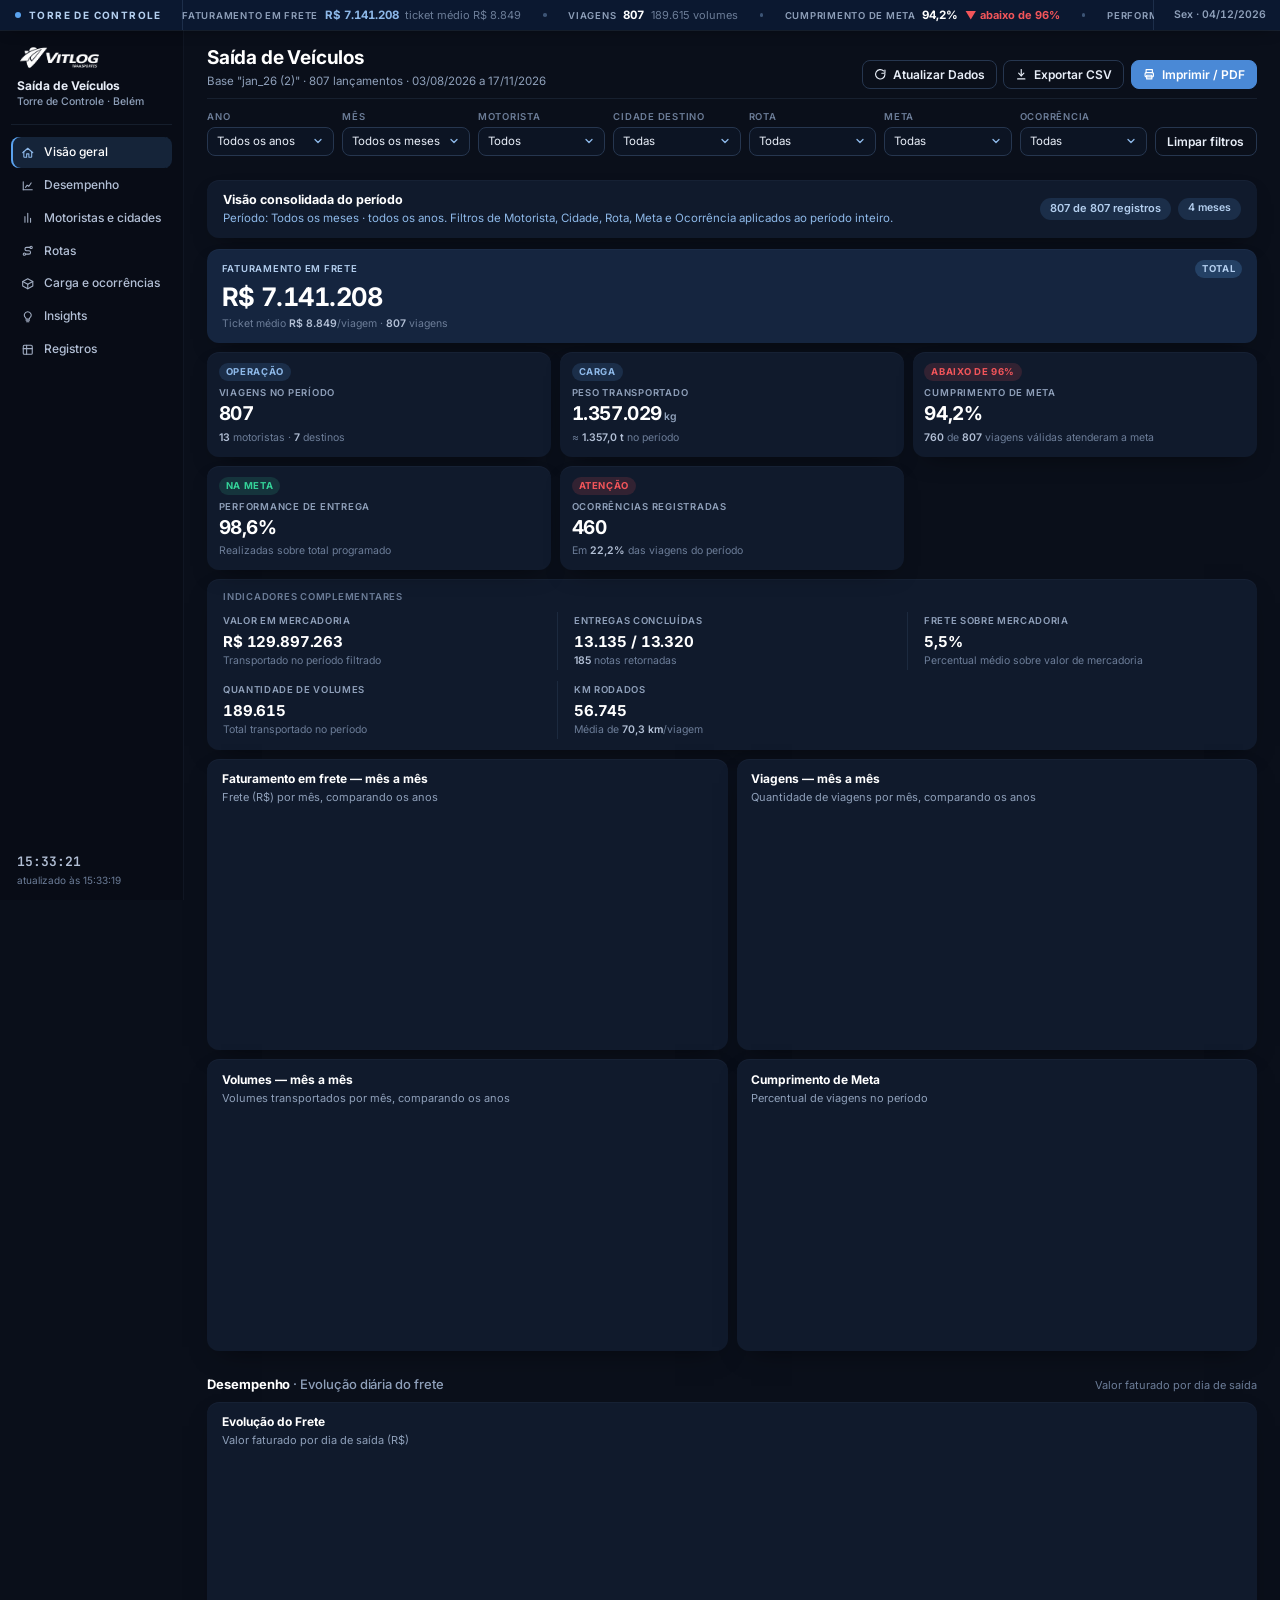
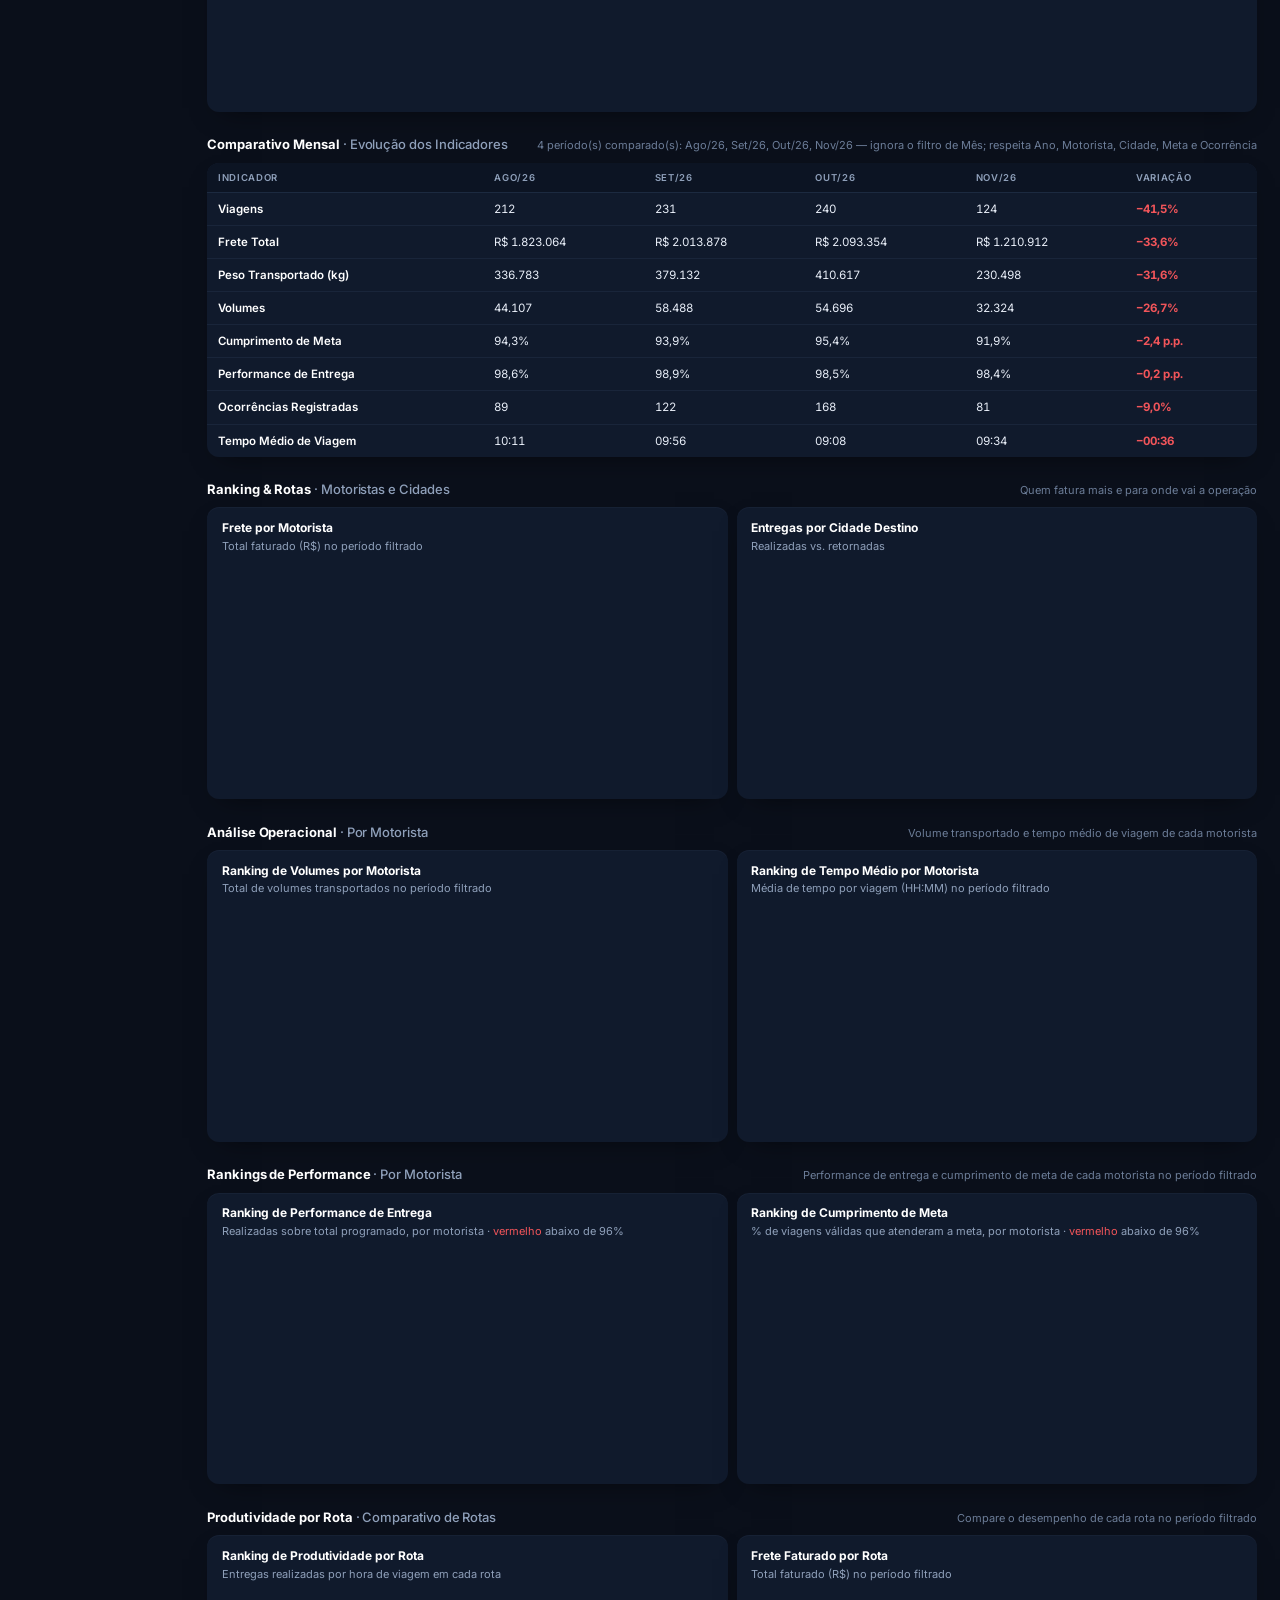
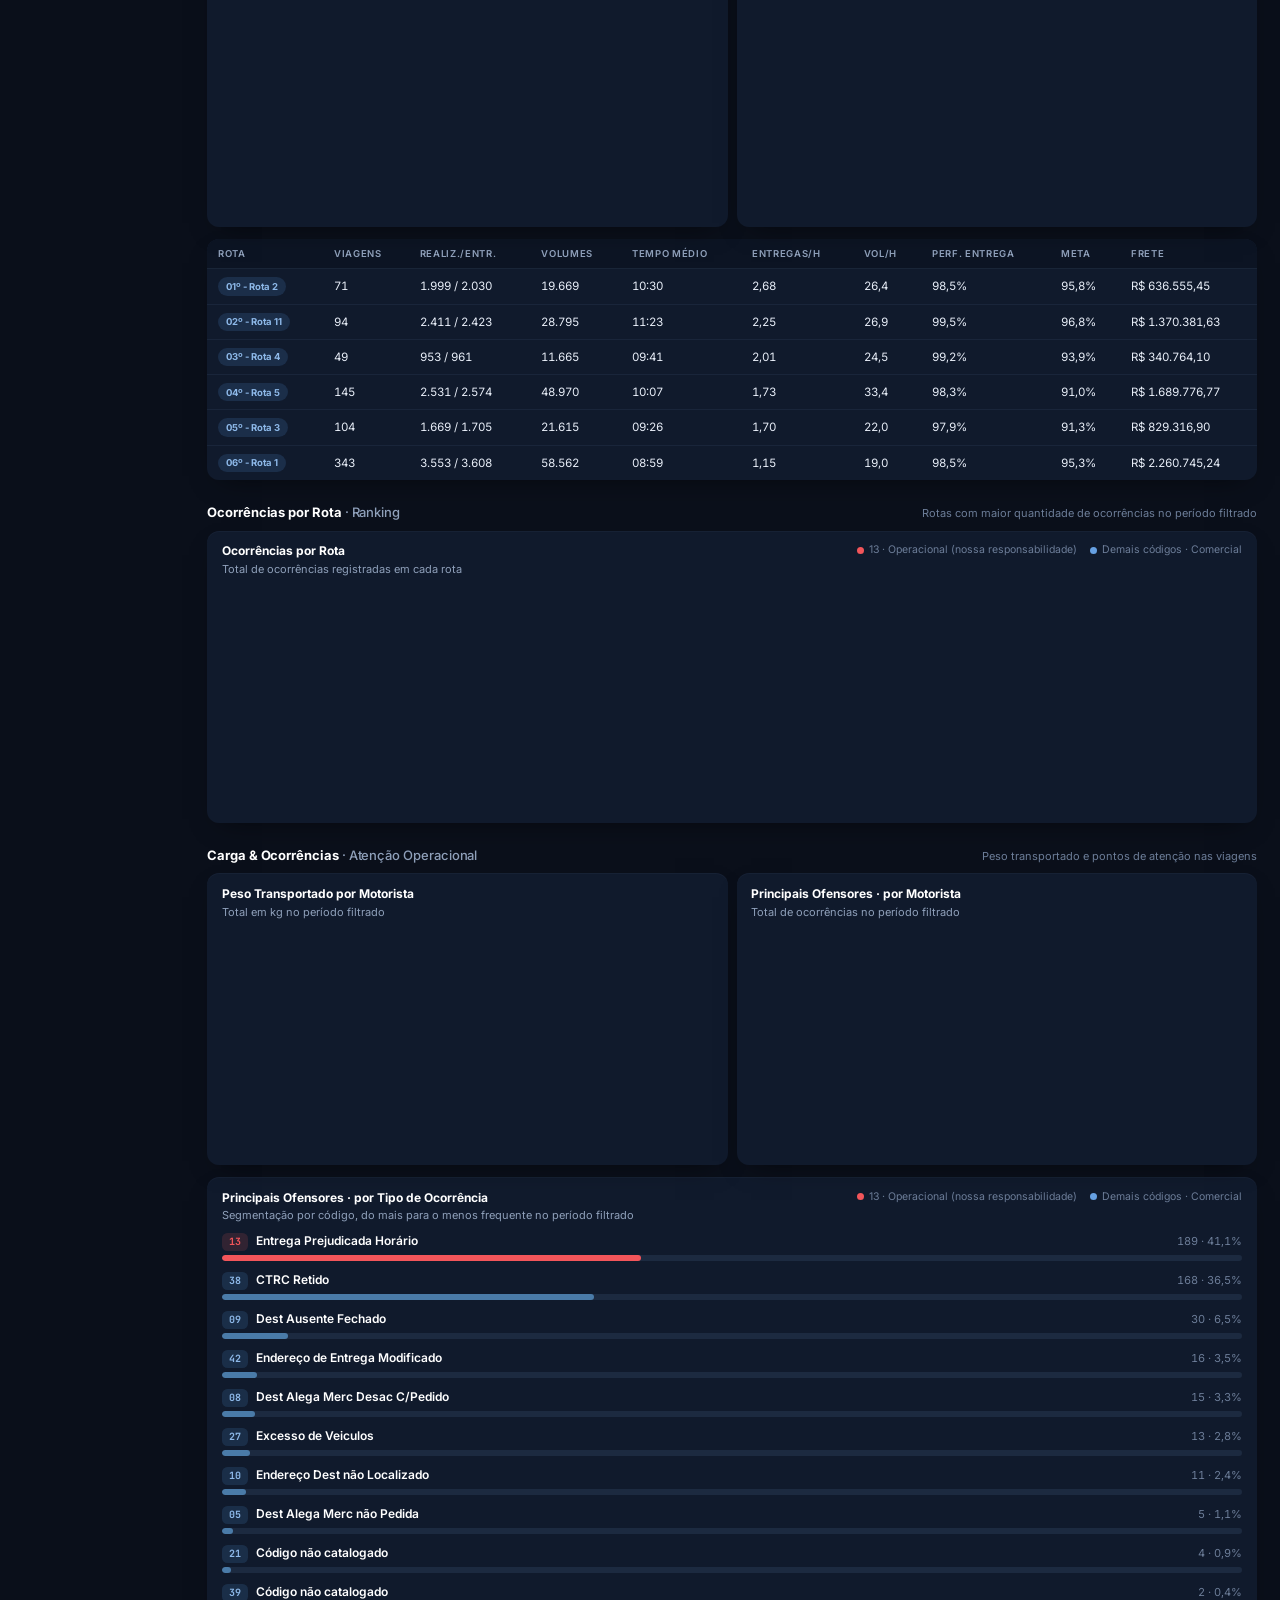
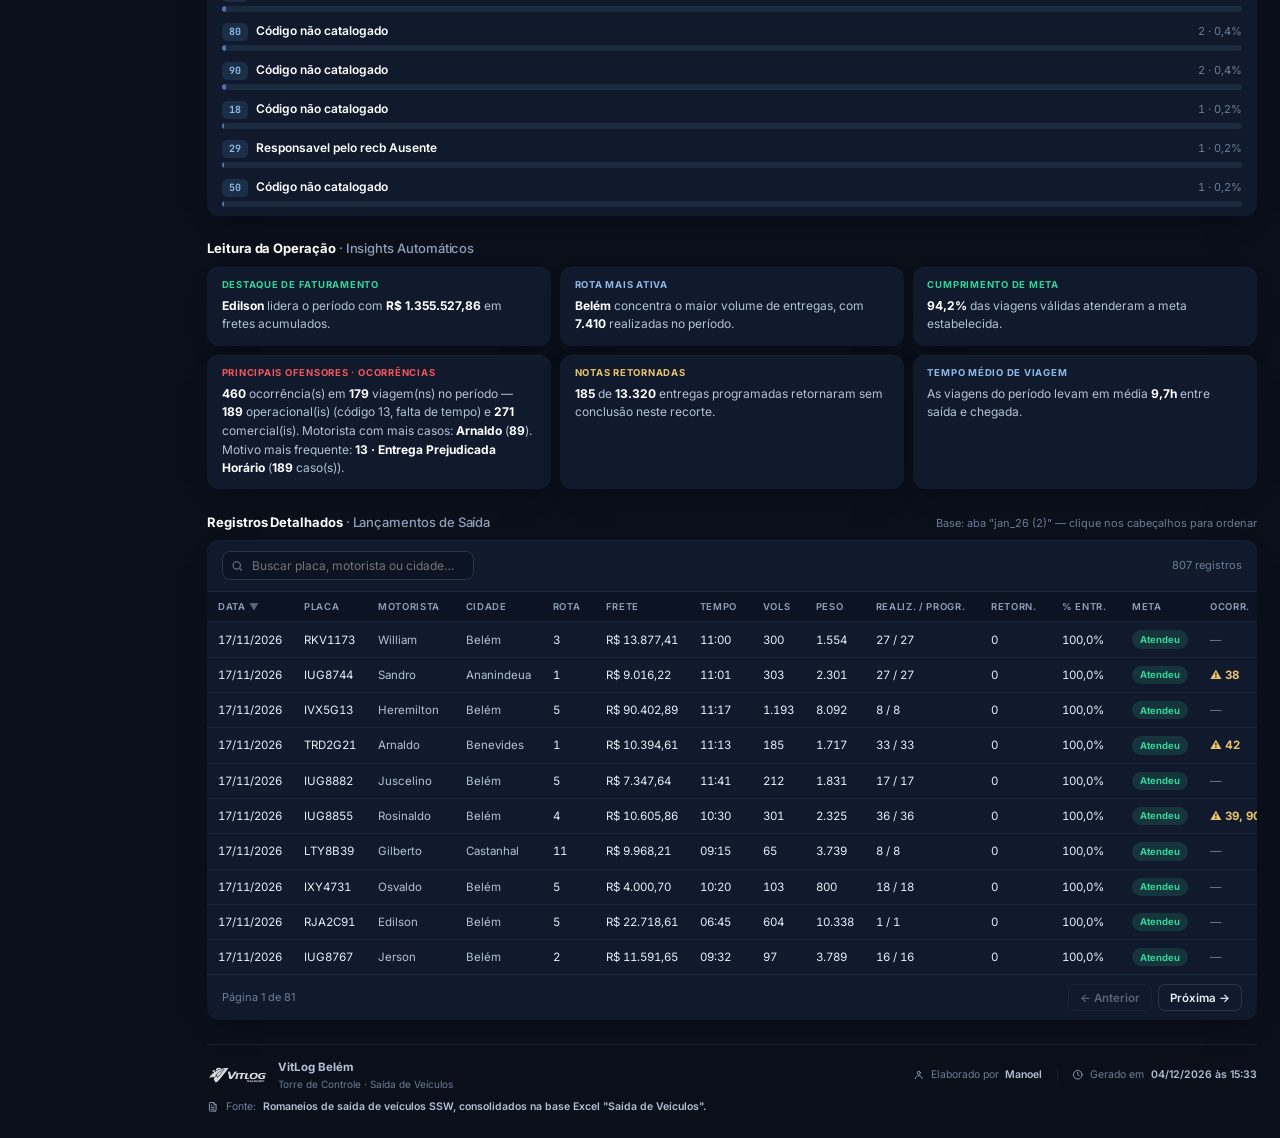
<file: index.html>
<!DOCTYPE html>
<html lang="pt-BR">
<head>
<meta charset="UTF-8" />
<meta name="viewport" content="width=device-width, initial-scale=1.0" />
<title>Torre de Controle · Saída de Veículos · VitLog Belém</title>
<meta name="description" content="Painel de indicadores operacionais e financeiros da frota VitLog Belém: faturamento, cumprimento de meta, entregas e ocorrências, com filtros por período, motorista e cidade.">
<meta name="color-scheme" content="dark">
<meta name="theme-color" content="#0A0F1A">
<link rel="icon" type="image/png" href="assets/logo.png">
<!--
  Fontes web (Google Fonts): usadas quando há internet disponível, com
  degradação automática para a pilha de fontes do sistema (ver --font-*
  em css/styles.css) quando o computador estiver offline — o painel
  continua 100% funcional sem rede, como descrito no README.
-->
<link rel="preconnect" href="https://fonts.googleapis.com">
<link rel="preconnect" href="https://fonts.gstatic.com" crossorigin>
<link href="https://fonts.googleapis.com/css2?family=Oswald:wght@500;600;700&family=Inter:wght@400;500;600;700;800&family=JetBrains+Mono:wght@400;500;600;700&display=swap" rel="stylesheet">
<link rel="stylesheet" href="css/styles.css">
<script src="js/vendor/chart.umd.js"></script>
</head>
<body>
<!-- Ticker informativo superior: preenchido dinamicamente por js/app.js (renderTicker) -->
<div class="ticker" id="ticker" role="region" aria-label="Resumo operacional em tempo real">
  <div class="ticker-label"><i class="ticker-dot" aria-hidden="true"></i><span>Torre de Controle</span></div>
  <div class="ticker-viewport" id="tickerViewport" tabindex="0" aria-live="off"><div class="ticker-track" id="tickerTrack"></div></div>
  <div class="ticker-meta" id="tickerDate"></div>
</div>

<div class="app-shell">

<aside class="sidebar" id="sidebar">
  <div class="sb-brand">
    <img id="brandLogo" src="assets/logo.png" alt="VitLog Logo">
    <div class="sb-title">Saída de Veículos<small>Torre de Controle · Belém</small></div>
  </div>
  <nav class="sb-nav" id="sbNav" aria-label="Seções do painel">
    <a href="#sec-visao" data-sec="sec-visao" class="active"><svg viewBox="0 0 24 24"><path d="M3 12 12 4l9 8"/><path d="M5 10v9a1 1 0 0 0 1 1h4v-6h4v6h4a1 1 0 0 0 1-1v-9"/></svg>Visão geral</a>
    <a href="#sec-desempenho" data-sec="sec-desempenho"><svg viewBox="0 0 24 24"><path d="M4 19V5"/><path d="M4 19h16"/><path d="m8 15 3-4 3 2 4-6"/></svg>Desempenho</a>
    <a href="#sec-rankings" data-sec="sec-rankings"><svg viewBox="0 0 24 24"><path d="M7 20V10M12 20V4M17 20v-7"/></svg>Motoristas e cidades</a>
    <a href="#sec-rotas" data-sec="sec-rotas"><svg viewBox="0 0 24 24"><circle cx="6" cy="18" r="2"/><circle cx="18" cy="6" r="2"/><path d="M8 18h6a3 3 0 0 0 0-6h-4a3 3 0 0 1 0-6h6"/></svg>Rotas</a>
    <a href="#sec-carga" data-sec="sec-carga"><svg viewBox="0 0 24 24"><path d="M21 8 12 3 3 8l9 5 9-5Z"/><path d="M3 8v8l9 5 9-5V8"/><path d="M12 13v8"/></svg>Carga e ocorrências</a>
    <a href="#sec-insights" data-sec="sec-insights"><svg viewBox="0 0 24 24"><path d="M9 18h6M10 21h4"/><path d="M12 3a6 6 0 0 0-4 10.5c.7.7 1 1.5 1 2.5h6c0-1 .3-1.8 1-2.5A6 6 0 0 0 12 3Z"/></svg>Insights</a>
    <a href="#sec-registros" data-sec="sec-registros"><svg viewBox="0 0 24 24"><rect x="4" y="4" width="16" height="16" rx="2"/><path d="M4 10h16M10 4v16"/></svg>Registros</a>
  </nav>
  <div class="sb-foot">
    <div class="clock-time" id="clockTime">--:--:--</div>
    <div class="clock-label" id="lastUpdate">última atualização</div>
  </div>
</aside>

<div class="app-main">

<header class="page-head">
  <div>
    <h1>Saída de Veículos</h1>
    <p id="periodSub">Carregando período de análise…</p>
  </div>
  <div class="ph-actions">
    <button id="refreshBtn" type="button" class="btn">
      <svg viewBox="0 0 24 24"><path d="M21 12a9 9 0 1 1-2.64-6.36"/><path d="M21 4v6h-6"/></svg>
      <span id="refreshLabel">Atualizar Dados</span>
    </button>
    <button id="exportBtn" type="button" class="btn" aria-label="Exportar registros filtrados em CSV">
      <svg viewBox="0 0 24 24"><path d="M12 3v12"/><path d="m7 10 5 5 5-5"/><path d="M5 21h14"/></svg>
      <span>Exportar CSV</span>
    </button>
    <button id="printBtn" type="button" class="btn btn-primary" aria-label="Imprimir ou salvar em PDF">
      <svg viewBox="0 0 24 24"><path d="M6 9V3h12v6"/><rect x="4" y="9" width="16" height="8" rx="2"/><path d="M7 14h10v7H7z"/></svg>
      <span>Imprimir / PDF</span>
    </button>
  </div>
</header>

<div class="filters-row">
  <div class="filter-field"><label for="fAno">Ano</label><select id="fAno"></select></div>
  <div class="filter-field"><label for="fMes">Mês</label><select id="fMes"></select></div>
  <div class="filter-field"><label for="fMotorista">Motorista</label><select id="fMotorista"><option value="all">Todos</option></select></div>
  <div class="filter-field"><label for="fCidade">Cidade destino</label><select id="fCidade"><option value="all">Todas</option></select></div>
  <div class="filter-field"><label for="fRota">Rota</label><select id="fRota"><option value="all">Todas</option></select></div>
  <div class="filter-field"><label for="fMeta">Meta</label>
    <select id="fMeta">
      <option value="all">Todas</option>
      <option value="Atendeu a Meta">Atendeu a meta</option>
      <option value="Não Atendeu a Meta">Não atendeu a meta</option>
    </select>
  </div>
  <div class="filter-field"><label for="fOcorrencia">Ocorrência</label><select id="fOcorrencia"></select></div>
  <div class="filters-end">
    <button id="clearFilters" type="button">Limpar filtros</button>
  </div>
</div>

<main>

  <section id="sec-visao" data-group="sec-visao">
    <div class="overview-panel">
      <div>
        <div class="ov-title">Visão consolidada do período</div>
        <div class="ov-desc" id="kpiSub"></div>
      </div>
      <div class="ov-pills">
        <span class="filter-count" id="filterCount">— registros</span>
        <span class="pill-soft" id="periodPill">—</span>
      </div>
    </div>
    <div class="kpi-grid" id="kpiGrid"></div>
    <div class="mini-strip-wrap">
      <div class="strip-title">Indicadores complementares</div>
      <div class="mini-strip" id="kpiExtra"></div>
    </div>

    <div class="charts-row">
      <div class="panel">
        <div class="panel-head"><div class="panel-title">Faturamento em frete — mês a mês<small>Frete (R$) por mês, comparando os anos</small></div></div>
        <div class="chart-box"><canvas id="chartFreteMensal"></canvas></div>
      </div>
      <div class="panel">
        <div class="panel-head"><div class="panel-title">Viagens — mês a mês<small>Quantidade de viagens por mês, comparando os anos</small></div></div>
        <div class="chart-box"><canvas id="chartViagensMensal"></canvas></div>
      </div>
    </div>
    <div class="charts-row">
      <div class="panel">
        <div class="panel-head"><div class="panel-title">Volumes — mês a mês<small>Volumes transportados por mês, comparando os anos</small></div></div>
        <div class="chart-box"><canvas id="chartVolumesMensal"></canvas></div>
      </div>
      <div class="panel">
        <div class="panel-head"><div class="panel-title">Cumprimento de Meta<small>Percentual de viagens no período</small></div></div>
        <div class="chart-box"><canvas id="chartMeta"></canvas></div>
      </div>
    </div>
  </section>

  <section id="sec-desempenho" data-group="sec-desempenho">
    <div class="section-head">
      <h2>Desempenho <span>· Evolução diária do frete</span></h2>
      <div class="section-sub">Valor faturado por dia de saída</div>
    </div>
    <div class="panel">
      <div class="panel-head"><div class="panel-title">Evolução do Frete<small>Valor faturado por dia de saída (R$)</small></div></div>
      <div class="chart-box tall"><canvas id="chartFrete"></canvas></div>
    </div>
  </section>

  <section id="sec-comparativo" data-group="sec-desempenho">
    <div class="section-head">
      <h2>Comparativo Mensal <span>· Evolução dos Indicadores</span></h2>
      <div class="section-sub" id="compareSub">Compara os meses disponíveis lado a lado — ignora o filtro de Mês; respeita Ano, Motorista, Cidade, Meta e Ocorrência</div>
    </div>
    <div class="table-panel">
      <div class="table-scroll">
        <table class="compare-table">
          <tbody id="compareBody"></tbody>
        </table>
      </div>
    </div>
  </section>

  <section id="sec-rankings" data-group="sec-rankings">
    <div class="section-head">
      <h2>Ranking &amp; Rotas <span>· Motoristas e Cidades</span></h2>
      <div class="section-sub">Quem fatura mais e para onde vai a operação</div>
    </div>
    <div class="charts-row equal">
      <div class="panel">
        <div class="panel-head">
          <div class="panel-title">Frete por Motorista<small>Total faturado (R$) no período filtrado</small></div>
        </div>
        <div class="chart-box"><canvas id="chartMotorista"></canvas></div>
      </div>
      <div class="panel">
        <div class="panel-head">
          <div class="panel-title">Entregas por Cidade Destino<small>Realizadas vs. retornadas</small></div>
        </div>
        <div class="chart-box"><canvas id="chartCidade"></canvas></div>
      </div>
    </div>
  </section>

  <section id="sec-operacional" data-group="sec-rankings">
    <div class="section-head">
      <h2>Análise Operacional <span>· Por Motorista</span></h2>
      <div class="section-sub">Volume transportado e tempo médio de viagem de cada motorista</div>
    </div>
    <div class="charts-row equal">
      <div class="panel">
        <div class="panel-head">
          <div class="panel-title">Ranking de Volumes por Motorista<small>Total de volumes transportados no período filtrado</small></div>
        </div>
        <div class="chart-box"><canvas id="chartVolumesMotorista"></canvas></div>
      </div>
      <div class="panel">
        <div class="panel-head">
          <div class="panel-title">Ranking de Tempo Médio por Motorista<small>Média de tempo por viagem (HH:MM) no período filtrado</small></div>
        </div>
        <div class="chart-box"><canvas id="chartTempoMedioMotorista"></canvas></div>
      </div>
    </div>
  </section>

  <section id="sec-performance" data-group="sec-rankings">
    <div class="section-head">
      <h2>Rankings de Performance <span>· Por Motorista</span></h2>
      <div class="section-sub">Performance de entrega e cumprimento de meta de cada motorista no período filtrado</div>
    </div>
    <div class="charts-row equal">
      <div class="panel">
        <div class="panel-head">
          <div class="panel-title">Ranking de Performance de Entrega<small>Realizadas sobre total programado, por motorista · <span style="color:var(--accent-danger)">vermelho</span> abaixo de 96%</small></div>
        </div>
        <div class="chart-box"><canvas id="chartPerformanceEntrega"></canvas></div>
      </div>
      <div class="panel">
        <div class="panel-head">
          <div class="panel-title">Ranking de Cumprimento de Meta<small>% de viagens válidas que atenderam a meta, por motorista · <span style="color:var(--accent-danger)">vermelho</span> abaixo de 96%</small></div>
        </div>
        <div class="chart-box"><canvas id="chartCumprimentoMeta"></canvas></div>
      </div>
    </div>
  </section>

  <section id="sec-rotas" data-group="sec-rotas">
    <div class="section-head">
      <h2>Produtividade por Rota <span>· Comparativo de Rotas</span></h2>
      <div class="section-sub" id="rotaSub">Compare o desempenho de cada rota no período filtrado</div>
    </div>
    <div class="charts-row equal">
      <div class="panel">
        <div class="panel-head">
          <div class="panel-title">Ranking de Produtividade por Rota<small>Entregas realizadas por hora de viagem em cada rota</small></div>
        </div>
        <div class="chart-box"><canvas id="chartProdutividadeRota"></canvas></div>
      </div>
      <div class="panel">
        <div class="panel-head">
          <div class="panel-title">Frete Faturado por Rota<small>Total faturado (R$) no período filtrado</small></div>
        </div>
        <div class="chart-box"><canvas id="chartFreteRota"></canvas></div>
      </div>
    </div>

    <div class="table-panel" style="margin-top:12px;">
      <div class="table-scroll">
        <table class="compare-table">
          <tbody id="rotaSummaryBody"></tbody>
        </table>
      </div>
    </div>
  </section>

  <section id="sec-ocorrencias-rota" data-group="sec-rotas">
    <div class="section-head">
      <h2>Ocorrências por Rota <span>· Ranking</span></h2>
      <div class="section-sub">Rotas com maior quantidade de ocorrências no período filtrado</div>
    </div>
    <div class="panel">
      <div class="panel-head">
        <div class="panel-title">Ocorrências por Rota<small>Total de ocorrências registradas em cada rota</small></div>
        <div class="occ-legend">
          <span><i class="dot operational"></i>13 · Operacional (nossa responsabilidade)</span>
          <span><i class="dot commercial"></i>Demais códigos · Comercial</span>
        </div>
      </div>
      <div class="chart-box"><canvas id="chartOcorrenciaRota"></canvas></div>
    </div>
  </section>

  <section id="sec-carga" data-group="sec-carga">
    <div class="section-head">
      <h2>Carga &amp; Ocorrências <span>· Atenção Operacional</span></h2>
      <div class="section-sub">Peso transportado e pontos de atenção nas viagens</div>
    </div>
    <div class="charts-row equal">
      <div class="panel">
        <div class="panel-head">
          <div class="panel-title">Peso Transportado por Motorista<small>Total em kg no período filtrado</small></div>
        </div>
        <div class="chart-box"><canvas id="chartPeso"></canvas></div>
      </div>
      <div class="panel">
        <div class="panel-head">
          <div class="panel-title">Principais Ofensores · por Motorista<small>Total de ocorrências no período filtrado</small></div>
        </div>
        <div class="chart-box"><canvas id="chartOcorrencia"></canvas></div>
      </div>
    </div>

    <div class="panel" style="margin-top:12px;">
      <div class="panel-head">
        <div class="panel-title">Principais Ofensores · por Tipo de Ocorrência<small>Segmentação por código, do mais para o menos frequente no período filtrado</small></div>
        <div class="occ-legend">
          <span><i class="dot operational"></i>13 · Operacional (nossa responsabilidade)</span>
          <span><i class="dot commercial"></i>Demais códigos · Comercial</span>
        </div>
      </div>
      <div class="rank-list" id="occTypeRanking"></div>
    </div>
  </section>

  <section id="sec-insights" data-group="sec-insights">
    <div class="section-head">
      <h2>Leitura da Operação <span>· Insights Automáticos</span></h2>
    </div>
    <div class="insight-grid" id="insightGrid"></div>
  </section>

  <section id="sec-registros" data-group="sec-registros">
    <div class="section-head">
      <h2>Registros Detalhados <span>· Lançamentos de Saída</span></h2>
      <div class="section-sub">Base: aba "jan_26 (2)" — clique nos cabeçalhos para ordenar</div>
    </div>
    <div class="table-panel">
      <div class="table-toolbar">
        <div class="search-box">
          <svg viewBox="0 0 24 24" fill="none" stroke="currentColor" stroke-width="2"><circle cx="11" cy="11" r="7"/><path d="m21 21-4.3-4.3"/></svg>
          <label for="tableSearch" class="visually-hidden">Buscar por placa, motorista ou cidade</label>
          <input type="text" id="tableSearch" placeholder="Buscar placa, motorista ou cidade…">
        </div>
        <div class="filter-count" id="tableCount"></div>
      </div>
      <div class="table-scroll">
        <table>
          <caption class="visually-hidden">Lançamentos detalhados de saída de veículos, clique em um cabeçalho de coluna para ordenar</caption>
          <thead>
            <tr>
              <th data-key="data" tabindex="0" role="button" aria-sort="descending">Data<span class="sort-arrow"></span></th>
              <th data-key="placa" tabindex="0" role="button" aria-sort="none">Placa<span class="sort-arrow"></span></th>
              <th data-key="motorista" tabindex="0" role="button" aria-sort="none">Motorista<span class="sort-arrow"></span></th>
              <th data-key="cidade" tabindex="0" role="button" aria-sort="none">Cidade<span class="sort-arrow"></span></th>
              <th data-key="rota" tabindex="0" role="button" aria-sort="none" title="Rota">Rota<span class="sort-arrow"></span></th>
              <th data-key="valorFrete" tabindex="0" role="button" aria-sort="none" title="Frete (R$)">Frete<span class="sort-arrow"></span></th>
              <th data-key="tempoSeg" tabindex="0" role="button" aria-sort="none">Tempo<span class="sort-arrow"></span></th>
              <th data-key="vols" tabindex="0" role="button" aria-sort="none" title="Volumes">Vols<span class="sort-arrow"></span></th>
              <th data-key="peso" tabindex="0" role="button" aria-sort="none" title="Peso (kg)">Peso<span class="sort-arrow"></span></th>
              <th data-key="entregas" tabindex="0" role="button" aria-sort="none" title="Realizadas / Entregas Programadas">Realiz. / Progr.<span class="sort-arrow"></span></th>
              <th data-key="retornadas" tabindex="0" role="button" aria-sort="none" title="Retornadas">Retorn.<span class="sort-arrow"></span></th>
              <th data-key="pctEntrega" tabindex="0" role="button" aria-sort="none" title="% Entrega">% Entr.<span class="sort-arrow"></span></th>
              <th data-key="meta" tabindex="0" role="button" aria-sort="none">Meta<span class="sort-arrow"></span></th>
              <th data-key="ocorrencia" tabindex="0" role="button" aria-sort="none" title="Ocorrência">Ocorr.<span class="sort-arrow"></span></th>
            </tr>
          </thead>
          <tbody id="tableBody"></tbody>
        </table>
      </div>
      <div class="table-footer">
        <div class="pg-info" id="pgInfo"></div>
        <div class="pg-btns">
          <button id="pgPrev">← Anterior</button>
          <button id="pgNext">Próxima →</button>
        </div>
      </div>
    </div>
  </section>

</main>

<footer>
  <div class="footer-top">
    <div class="footer-left">
      <div class="footer-mark">
        <img id="footerLogo" src="assets/logo.png" alt="VitLog Logo">
      </div>
      <div class="footer-id">
        <span class="f-brand">VitLog Belém</span>
        <span class="f-sub">Torre de Controle · Saída de Veículos</span>
      </div>
    </div>
    <div class="footer-meta">
      <span class="footer-chip">
        <svg viewBox="0 0 24 24" fill="none" stroke="currentColor" stroke-width="2" stroke-linecap="round" stroke-linejoin="round"><circle cx="12" cy="8" r="3.2"/><path d="M5 20c0-3.6 3-6 7-6s7 2.4 7 6"/></svg>
        Elaborado por <b>Manoel</b>
      </span>
      <span class="footer-divider"></span>
      <span class="footer-chip" id="footGenerated">
        <svg viewBox="0 0 24 24" fill="none" stroke="currentColor" stroke-width="2" stroke-linecap="round" stroke-linejoin="round"><circle cx="12" cy="12" r="9"/><path d="M12 7v5l3.2 2"/></svg>
        Gerado em <b id="footGeneratedDate">—</b>
      </span>
    </div>
  </div>
  <div class="footer-source">
    <svg viewBox="0 0 24 24" fill="none" stroke="currentColor" stroke-width="2" stroke-linecap="round" stroke-linejoin="round"><path d="M14 3v4a1 1 0 0 0 1 1h4"/><path d="M17 21H7a2 2 0 0 1-2-2V5a2 2 0 0 1 2-2h7l5 5v11a2 2 0 0 1-2 2Z"/><path d="M9 13h6M9 17h6M9 9h1"/></svg>
    Fonte: <b>Romaneios de saída de veículos SSW, consolidados na base Excel "Saída de Veículos".</b>
  </div>
</footer>

</div><!-- /app-main -->
</div><!-- /app-shell -->


<div id="toast" role="status" aria-live="polite">
  <svg viewBox="0 0 24 24" fill="none" stroke="currentColor" stroke-width="2.4" stroke-linecap="round" stroke-linejoin="round"><path d="M20 6 9 17l-5-5"/></svg>
  <span id="toastMsg">Dados atualizados</span>
</div>

<script src="data/dataset.js"></script>
<script src="js/app.js"></script>
</body>
</html>
</file>
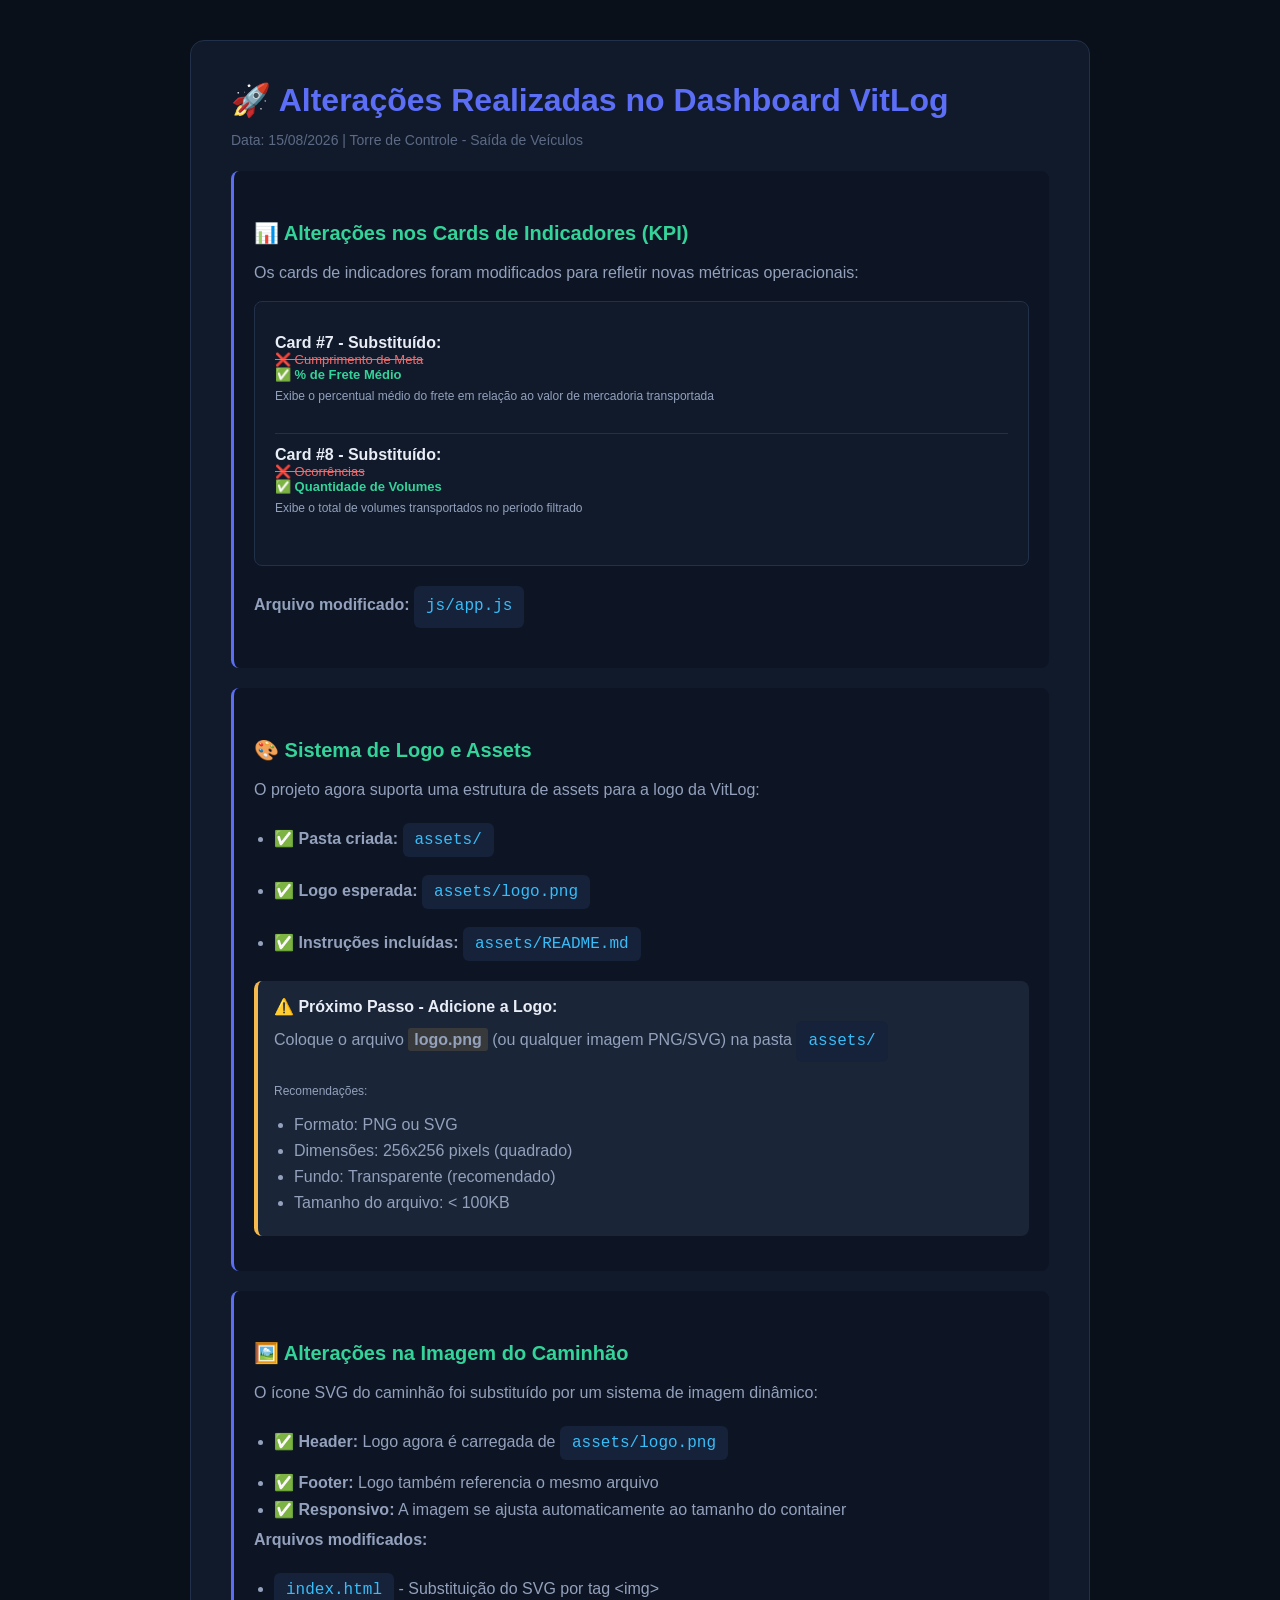
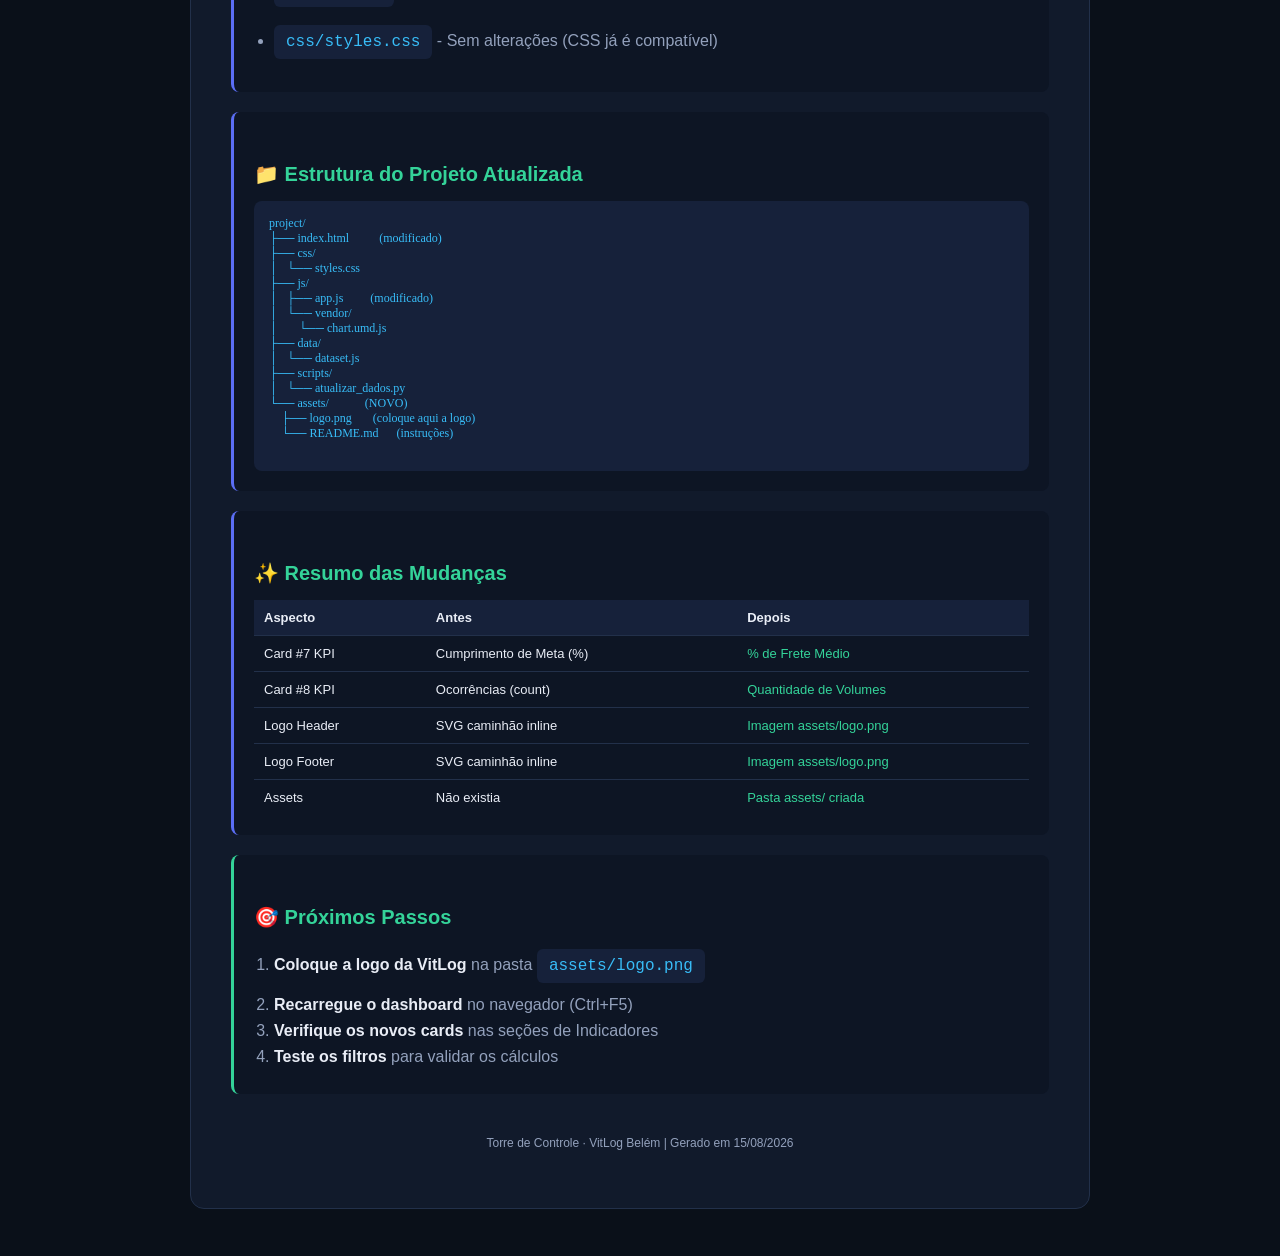
<file: assets/INSTRUCOES.html>
<!DOCTYPE html>
<html lang="pt-BR">
<head>
    <meta charset="UTF-8">
    <meta name="viewport" content="width=device-width, initial-scale=1.0">
    <title>Instruções - Torre de Controle VitLog</title>
    <style>
        * { margin: 0; padding: 0; box-sizing: border-box; }
        body { 
            font-family: 'Inter', -apple-system, BlinkMacSystemFont, 'Segoe UI', sans-serif;
            background: #0A1019;
            color: #E9EDF6;
            padding: 40px 20px;
            min-height: 100vh;
        }
        .container {
            max-width: 900px;
            margin: 0 auto;
            background: #111A2B;
            border: 1px solid #22304A;
            border-radius: 14px;
            padding: 40px;
        }
        h1 {
            font-size: 32px;
            margin-bottom: 10px;
            color: #5B6EF5;
        }
        h2 {
            font-size: 20px;
            margin-top: 30px;
            margin-bottom: 15px;
            color: #34D399;
        }
        p {
            color: #93A1BC;
            line-height: 1.6;
            margin-bottom: 15px;
        }
        .section {
            background: #0D1524;
            border-left: 3px solid #5B6EF5;
            padding: 20px;
            margin: 20px 0;
            border-radius: 8px;
        }
        .changes {
            background: #111A2B;
            border: 1px solid #22304A;
            padding: 20px;
            border-radius: 8px;
            margin: 15px 0;
        }
        .change-item {
            padding: 12px 0;
            border-bottom: 1px solid #22304A;
        }
        .change-item:last-child {
            border-bottom: none;
        }
        .old-value {
            color: #EF6B6B;
            text-decoration: line-through;
            font-size: 13px;
        }
        .new-value {
            color: #34D399;
            font-weight: 600;
            font-size: 13px;
        }
        code {
            background: #16213A;
            padding: 2px 6px;
            border-radius: 4px;
            font-family: 'JetBrains Mono', monospace;
            color: #38BDF8;
            font-size: 12px;
        }
        .instruction-box {
            background: #1A2537;
            border-left: 4px solid #F5B94D;
            padding: 16px;
            border-radius: 8px;
            margin: 15px 0;
        }
        .file-path {
            color: #38BDF8;
            font-family: 'JetBrains Mono', monospace;
            background: #16213A;
            padding: 8px 12px;
            border-radius: 6px;
            display: inline-block;
            margin: 5px 0;
        }
        .highlight {
            background: #F5B94D22;
            padding: 3px 6px;
            border-radius: 3px;
            font-weight: 600;
        }
        ul {
            margin-left: 20px;
            color: #93A1BC;
        }
        li {
            margin-bottom: 8px;
        }
    </style>
</head>
<body>
    <div class="container">
        <h1>🚀 Alterações Realizadas no Dashboard VitLog</h1>
        <p style="font-size: 14px; color: #5C6A85;">Data: 15/08/2026 | Torre de Controle - Saída de Veículos</p>

        <div class="section">
            <h2>📊 Alterações nos Cards de Indicadores (KPI)</h2>
            <p>Os cards de indicadores foram modificados para refletir novas métricas operacionais:</p>
            
            <div class="changes">
                <div class="change-item">
                    <strong>Card #7 - Substituído:</strong>
                    <div class="old-value">❌ Cumprimento de Meta</div>
                    <div class="new-value">✅ % de Frete Médio</div>
                    <p style="color: #93A1BC; font-size: 12px; margin-top: 5px;">Exibe o percentual médio do frete em relação ao valor de mercadoria transportada</p>
                </div>
                <div class="change-item">
                    <strong>Card #8 - Substituído:</strong>
                    <div class="old-value">❌ Ocorrências</div>
                    <div class="new-value">✅ Quantidade de Volumes</div>
                    <p style="color: #93A1BC; font-size: 12px; margin-top: 5px;">Exibe o total de volumes transportados no período filtrado</p>
                </div>
            </div>

            <p><strong>Arquivo modificado:</strong> <span class="file-path">js/app.js</span></p>
        </div>

        <div class="section">
            <h2>🎨 Sistema de Logo e Assets</h2>
            <p>O projeto agora suporta uma estrutura de assets para a logo da VitLog:</p>
            
            <ul>
                <li>✅ <strong>Pasta criada:</strong> <span class="file-path">assets/</span></li>
                <li>✅ <strong>Logo esperada:</strong> <span class="file-path">assets/logo.png</span></li>
                <li>✅ <strong>Instruções incluídas:</strong> <span class="file-path">assets/README.md</span></li>
            </ul>

            <div class="instruction-box">
                <strong>⚠️ Próximo Passo - Adicione a Logo:</strong>
                <p>Coloque o arquivo <span class="highlight">logo.png</span> (ou qualquer imagem PNG/SVG) na pasta <span class="file-path">assets/</span></p>
                <p style="font-size: 12px; color: #93A1BC; margin-top: 10px;">Recomendações:</p>
                <ul>
                    <li>Formato: PNG ou SVG</li>
                    <li>Dimensões: 256x256 pixels (quadrado)</li>
                    <li>Fundo: Transparente (recomendado)</li>
                    <li>Tamanho do arquivo: &lt; 100KB</li>
                </ul>
            </div>
        </div>

        <div class="section">
            <h2>🖼️ Alterações na Imagem do Caminhão</h2>
            <p>O ícone SVG do caminhão foi substituído por um sistema de imagem dinâmico:</p>
            
            <ul>
                <li>✅ <strong>Header:</strong> Logo agora é carregada de <span class="file-path">assets/logo.png</span></li>
                <li>✅ <strong>Footer:</strong> Logo também referencia o mesmo arquivo</li>
                <li>✅ <strong>Responsivo:</strong> A imagem se ajusta automaticamente ao tamanho do container</li>
            </ul>

            <p><strong>Arquivos modificados:</strong></p>
            <ul>
                <li><span class="file-path">index.html</span> - Substituição do SVG por tag &lt;img&gt;</li>
                <li><span class="file-path">css/styles.css</span> - Sem alterações (CSS já é compatível)</li>
            </ul>
        </div>

        <div class="section">
            <h2>📁 Estrutura do Projeto Atualizada</h2>
            <pre style="background: #16213A; padding: 15px; border-radius: 8px; overflow-x: auto; font-size: 12px; color: #38BDF8; font-family: 'JetBrains Mono';">
project/
├── index.html          (modificado)
├── css/
│   └── styles.css
├── js/
│   ├── app.js         (modificado)
│   └── vendor/
│       └── chart.umd.js
├── data/
│   └── dataset.js
├── scripts/
│   └── atualizar_dados.py
└── assets/            (NOVO)
    ├── logo.png       (coloque aqui a logo)
    └── README.md      (instruções)
            </pre>
        </div>

        <div class="section">
            <h2>✨ Resumo das Mudanças</h2>
            <table style="width: 100%; border-collapse: collapse; font-size: 13px;">
                <tr style="background: #16213A; border-bottom: 1px solid #22304A;">
                    <td style="padding: 10px;"><strong>Aspecto</strong></td>
                    <td style="padding: 10px;"><strong>Antes</strong></td>
                    <td style="padding: 10px;"><strong>Depois</strong></td>
                </tr>
                <tr style="border-bottom: 1px solid #22304A;">
                    <td style="padding: 10px;">Card #7 KPI</td>
                    <td style="padding: 10px;">Cumprimento de Meta (%)</td>
                    <td style="padding: 10px; color: #34D399;">% de Frete Médio</td>
                </tr>
                <tr style="border-bottom: 1px solid #22304A;">
                    <td style="padding: 10px;">Card #8 KPI</td>
                    <td style="padding: 10px;">Ocorrências (count)</td>
                    <td style="padding: 10px; color: #34D399;">Quantidade de Volumes</td>
                </tr>
                <tr style="border-bottom: 1px solid #22304A;">
                    <td style="padding: 10px;">Logo Header</td>
                    <td style="padding: 10px;">SVG caminhão inline</td>
                    <td style="padding: 10px; color: #34D399;">Imagem assets/logo.png</td>
                </tr>
                <tr style="border-bottom: 1px solid #22304A;">
                    <td style="padding: 10px;">Logo Footer</td>
                    <td style="padding: 10px;">SVG caminhão inline</td>
                    <td style="padding: 10px; color: #34D399;">Imagem assets/logo.png</td>
                </tr>
                <tr>
                    <td style="padding: 10px;">Assets</td>
                    <td style="padding: 10px;">Não existia</td>
                    <td style="padding: 10px; color: #34D399;">Pasta assets/ criada</td>
                </tr>
            </table>
        </div>

        <div class="section" style="border-left: 3px solid #34D399; background: #0D1524;">
            <h2>🎯 Próximos Passos</h2>
            <ol style="margin-left: 20px; color: #93A1BC;">
                <li><strong style="color: #E9EDF6;">Coloque a logo da VitLog</strong> na pasta <span class="file-path">assets/logo.png</span></li>
                <li><strong style="color: #E9EDF6;">Recarregue o dashboard</strong> no navegador (Ctrl+F5)</li>
                <li><strong style="color: #E9EDF6;">Verifique os novos cards</strong> nas seções de Indicadores</li>
                <li><strong style="color: #E9EDF6;">Teste os filtros</strong> para validar os cálculos</li>
            </ol>
        </div>

        <div style="text-align: center; margin-top: 40px; color: #5C6A85; font-size: 12px;">
            <p>Torre de Controle · VitLog Belém | Gerado em 15/08/2026</p>
        </div>
    </div>
</body>
</html>
</file>
<file: css/styles.css>
/* =========================================================================
   Torre de Controle · Saída de Veículos — VitLog Belém
   Visual: fundo azul-marinho profundo, cards sem borda (separação por tom
   de superfície + sombra suave), paleta 100% azul para destaques e métricas.
   verde/vermelho/âmbar = apenas chips de status (gráficos usam azul; vermelho = abaixo da meta).
   Escala compacta: dimensões calibradas para o painel caber em 100% de zoom
   com a mesma densidade que antes exigia 90%.
   ========================================================================= */
:root{
  color-scheme: dark;
  --bg:#0A0F1A;
  --bg-side:#080C16;
  --surface:#101A2C;
  --surface-2:#0C1423;
  --surface-3:#16223A;
  --border:rgba(141,184,232,0.10);        /* divisórias internas (não são bordas de card) */
  --border-strong:#26364F;                /* bordas de controles: botões, selects, busca */
  --text:#E8EEF8;
  --text-dim:#B3C0D6;
  --muted:#8FA0BA;
  --faint:#6C7D98;

  /* ---- Paleta azul ---- */
  --blue-100:#DCEAFB;
  --blue-200:#B4CFEF;
  --blue-300:#8DB8E8;
  --blue-400:#66A0E2;
  --blue-500:#4A89D6;
  --blue-600:#3A6FB5;
  --blue-700:#2C5688;
  --blue:#5AA2EE;                         /* destaque principal */
  --blue-soft:rgba(90,162,238,0.15);
  --sky:#7CC4F2;

  /* ---- Status (semânticos, não decorativos) ---- */
  --green:#34D399;
  --green-soft:rgba(52,211,153,0.14);
  --red:#F2555A;
  --red-soft:rgba(242,85,90,0.15);
  --amber:#E9C46A;
  --amber-soft:rgba(233,196,106,0.14);

  /* aliases usados por componentes gerados via JS */
  --text-faint:var(--faint);
  --accent:var(--blue);
  --accent-2:var(--green);
  --accent-3:var(--amber);
  --accent-danger:var(--red);
  --accent-soft:var(--blue-soft);
  --accent-2-soft:var(--green-soft);
  --accent-3-soft:var(--amber-soft);
  --border-soft:rgba(141,184,232,0.07);
  --bg-elev:#16223A;

  --card-shadow:0 1px 0 rgba(180,207,239,0.04) inset, 0 10px 26px -14px rgba(0,0,0,0.65);
  --radius:12px;
  --font-sans:'Inter', system-ui, -apple-system, 'Segoe UI', Roboto, Arial, sans-serif;
  --font-mono:'JetBrains Mono', ui-monospace, 'SFMono-Regular', Menlo, Consolas, monospace;
  --sidebar-w:184px;
  --ticker-h:30px;
}

*{box-sizing:border-box; margin:0; padding:0;}
html{scroll-behavior:smooth; scrollbar-color:#26364F #0A0F1A;}
html,body{background-color:var(--bg); color:var(--text); font-family:var(--font-sans); -webkit-font-smoothing:antialiased;}
body{
  min-height:100vh; font-size:12px; line-height:1.4;
}
.visually-hidden{position:absolute !important; width:1px; height:1px; overflow:hidden; clip:rect(0 0 0 0); white-space:nowrap;}
::selection{background:var(--blue-500); color:#fff;}
:focus-visible{outline:2px solid var(--blue); outline-offset:2px;}
button{font-family:inherit; cursor:pointer;}

/* ------------------------------------------------------------------ Ticker */
.ticker{
  position:sticky; top:0; z-index:60; height:var(--ticker-h); display:flex; align-items:stretch; overflow:hidden;
  background:#0B1830;
  box-shadow:0 1px 0 rgba(141,184,232,0.10), 0 5.5px 16px -9px rgba(0,0,0,0.6);
}
.ticker-label{
  position:relative; z-index:2; flex:none; display:flex; align-items:center; gap:8px; padding:0 20px 0 14.5px;
  background:#0B1830; box-shadow:1px 0 0 rgba(141,184,232,0.14); font-size:10px; font-weight:700; letter-spacing:.14em; text-transform:uppercase; color:var(--blue-200);
}
.ticker-dot{position:relative; width:6.5px; height:6.5px; border-radius:50%; background:var(--blue);}
.ticker-dot::after{content:''; position:absolute; inset:-3.5px; border-radius:50%; border:1.5px solid var(--blue); opacity:0; animation:tickerPulse 2s ease-out infinite;}
@keyframes tickerPulse{0%{transform:scale(.5); opacity:.8;} 100%{transform:scale(1.5); opacity:0;}}
.ticker-viewport{
  position:relative; flex:1 1 auto; min-width:0; overflow:hidden; display:flex; align-items:center;
}
.ticker-track{display:flex; width:max-content; animation:tickerScroll var(--ticker-dur,80s) linear infinite; will-change:transform;}
.ticker-viewport:hover .ticker-track, .ticker-viewport:focus-within .ticker-track{animation-play-state:paused;}
@keyframes tickerScroll{from{transform:translateX(0);} to{transform:translateX(-50%);}}
.ticker-group{display:flex; flex:none; align-items:center;}
.ticker-item{display:inline-flex; align-items:baseline; gap:6.5px; white-space:nowrap; font-size:11.5px; padding-right:23.5px; margin-right:23.5px; position:relative;}
.ticker-item::after{content:''; position:absolute; right:-2px; top:50%; width:3.5px; height:3.5px; margin-top:-2px; border-radius:50%; background:rgba(141,184,232,0.38);}
.t-label{font-size:9.5px; font-weight:600; letter-spacing:.08em; text-transform:uppercase; color:var(--muted);}
.t-value{font-weight:700; color:#fff; font-variant-numeric:tabular-nums;}
.t-note{color:var(--faint); font-size:11px;}
.t-up{color:var(--green); font-weight:700;}
.t-down{color:var(--red); font-weight:700;}
.t-hi{color:var(--blue-300); font-weight:700;}
.ticker-meta{
  position:relative; z-index:2; flex:none; display:flex; align-items:center; padding:0 14.5px 0 20px; background:#0B1830; box-shadow:-1px 0 0 rgba(141,184,232,0.14);
  font-size:10.5px; font-weight:600; color:var(--muted); font-variant-numeric:tabular-nums; 
}

/* ------------------------------------------------------------------ Shell */
.app-shell{display:grid; grid-template-columns:var(--sidebar-w) minmax(0,1fr); min-height:calc(100vh - var(--ticker-h));}
.app-main{min-width:0; padding:0 clamp(12.5px,1.8vw,25px) 23.5px; max-width:1584px; width:100%;}

/* ---------------------------------------------------------------- Sidebar */
.sidebar{
  position:sticky; top:var(--ticker-h); height:calc(100vh - var(--ticker-h)); display:flex; flex-direction:column; gap:16px;
  padding:14.5px 11px 12.5px; background:var(--bg-side); border-right:1px solid rgba(141,184,232,0.06);
}
.sb-brand{display:flex; flex-direction:column; gap:8px; padding:0 5.5px;}
.sb-brand img{display:block; height:25px; width:auto; max-width:122.5px; object-fit:contain; object-position:left center; filter:brightness(0) invert(1) saturate(0.15);}
.sb-title{font-size:12px; font-weight:700; color:var(--text); line-height:1.25;}
.sb-title small{display:block; font-size:10.5px; font-weight:500; color:var(--muted); margin-top:2px;}
.sb-nav{display:flex; flex-direction:column; gap:2px; border-top:1px solid var(--border); padding-top:12.5px;}
.sb-nav a{
  display:flex; align-items:center; gap:9px; padding:7px 10px; border-radius:8px;
  color:var(--text-dim); font-size:12px; font-weight:500; text-decoration:none; transition:background .15s, color .15s;
}
.sb-nav a svg{width:13.5px; height:13.5px; flex-shrink:0; stroke:currentColor; fill:none; stroke-width:1.9; stroke-linecap:round; stroke-linejoin:round; opacity:.9;}
.sb-nav a:hover{background:rgba(141,184,232,0.07); color:var(--text);}
.sb-nav a.active{background:rgba(90,162,238,0.16); color:#fff; box-shadow:inset 2px 0 0 var(--blue);}
.sb-nav a.active svg{color:var(--blue-300); opacity:1;}
.sb-foot{margin-top:auto; padding:0 5.5px; font-size:10px; color:var(--faint); line-height:1.5;}
.sb-foot .clock-time{font-family:var(--font-mono); font-size:13px; font-weight:600; color:var(--text-dim);}
.sb-foot .clock-label{color:var(--faint); margin-top:1px;}

/* ------------------------------------------------------------ Cabeçalho */
.page-head{display:flex; align-items:flex-end; justify-content:space-between; gap:12.5px; flex-wrap:wrap; padding:14.5px 0 9px;}
.page-head h1{font-size:19px; font-weight:700; letter-spacing:-0.01em; color:#fff;}
.page-head p{font-size:11.5px; color:var(--muted); margin-top:2px;}
.ph-actions{display:flex; gap:6.5px; flex-wrap:wrap;}
.btn{
  display:inline-flex; align-items:center; gap:6.5px; height:29px; padding:0 11px; border-radius:8px;
  font-size:12px; font-weight:600; border:1px solid var(--border-strong); background:transparent; color:var(--text);
  transition:background .15s, border-color .15s, transform .1s;
}
.btn svg{width:12.5px; height:12.5px; stroke:currentColor; fill:none; stroke-width:2.2; stroke-linecap:round; stroke-linejoin:round;}
.btn:hover{background:rgba(141,184,232,0.08); border-color:#3A5070;}
.btn:active{transform:scale(0.98);}
.btn-primary{background:var(--blue-500); border-color:var(--blue-500); color:#fff;}
.btn-primary:hover{background:var(--blue-400); border-color:var(--blue-400);}
#refreshBtn.spinning svg{animation:spin .7s linear infinite;}
#refreshBtn:disabled{opacity:.7; cursor:progress;}
@keyframes spin{to{transform:rotate(360deg);}}

/* ---------------------------------------------------------------- Filtros */
.filters-row{
  display:flex; flex-wrap:wrap; align-items:flex-end; gap:8px; padding:11px 0 11.5px; border-top:1px solid var(--border);
  margin-bottom:12.5px;
}
.filter-field{display:flex; flex-direction:column; gap:3.5px; min-width:104.5px; flex:1 1 104.5px; max-width:171px;}
.filter-field label{font-size:9.5px; letter-spacing:.08em; text-transform:uppercase; color:var(--faint); font-weight:600;}
.filter-field select{
  appearance:none; -webkit-appearance:none; width:100%; height:29px; padding:0 21.5px 0 9px; border-radius:8px;
  background:var(--surface-2) url("data:image/svg+xml,%3Csvg xmlns='http://www.w3.org/2000/svg' width='12' height='12' viewBox='0 0 24 24' fill='none' stroke='%238DB8E8' stroke-width='2.6' stroke-linecap='round' stroke-linejoin='round'%3E%3Cpath d='m6 9 6 6 6-6'/%3E%3C/svg%3E") no-repeat right 9px center;
  border:1px solid var(--border-strong); color:var(--text); font-size:11.5px; font-family:inherit; text-overflow:ellipsis;
}
.filter-field select:hover{border-color:#3A5070;}
.filter-field select:focus{outline:none; border-color:var(--blue); box-shadow:0 0 0 2.5px rgba(90,162,238,0.20);}
.filter-field select option{background-color:#0E1727; color:var(--text);}
.filters-end{margin-left:auto; display:flex; align-items:center;}
.filter-count{font-size:11px; color:var(--faint); white-space:nowrap;}
.ov-pills{display:flex; gap:6.5px; flex-wrap:wrap; justify-content:flex-end;}
.ov-pills .filter-count{font-weight:600; color:var(--blue-200); background:var(--blue-soft); padding:3.5px 10px; border-radius:899px;}
#clearFilters{height:29px; padding:0 11.5px; border-radius:8px; background:transparent; border:1px solid var(--border-strong); color:var(--text); font-size:12px; font-weight:600;}
#clearFilters:hover{background:rgba(141,184,232,0.08); border-color:#3A5070;}

/* --------------------------------------------------------------- Seções */
section{margin-bottom:23.5px; scroll-margin-top:calc(var(--ticker-h) + 11px);}
.section-head{display:flex; align-items:baseline; justify-content:space-between; gap:11px; flex-wrap:wrap; margin-bottom:9px;}
.section-head h2{font-size:13px; font-weight:700; color:#fff; letter-spacing:-0.005em;}
.section-head h2 span{font-weight:500; color:var(--muted);}
.section-sub{font-size:11px; color:var(--faint);}

/* ----------------------------------------------- Visão consolidada + KPIs */
.overview-panel{
  display:flex; align-items:center; justify-content:space-between; gap:12.5px; padding:11px 16px;
  background:var(--surface); border-radius:var(--radius); margin-bottom:11px; box-shadow:var(--card-shadow);
}
.ov-title{font-size:12.5px; font-weight:700; color:#fff;}
.ov-desc{font-size:11.5px; color:var(--blue-300); margin-top:2px;}
.pill-soft{font-size:10.5px; font-weight:600; color:var(--blue-200); background:var(--blue-soft); padding:3.5px 10px; border-radius:899px; white-space:nowrap;}

.kpi-grid{display:grid; grid-template-columns:1.7fr repeat(5, minmax(0,1fr)); gap:9px;}
.kpi-card{
  display:flex; flex-direction:column; gap:5.5px; min-width:0; padding:11px 11.5px 11.5px;
  background:var(--surface); border-radius:var(--radius); box-shadow:var(--card-shadow);
}
.kpi-card.kpi-hero{
  padding:11px 14.5px 11.5px;
  background:#15253F;
}
.kpi-top{display:flex; flex-direction:column; align-items:flex-start; gap:5.5px;}
.kpi-top .pill{order:-1;}
.kpi-hero .kpi-top{flex-direction:row; align-items:center; justify-content:space-between; gap:7px;}
.kpi-hero .kpi-top .pill{order:0;}
.kpi-label{font-size:9.5px; font-weight:600; letter-spacing:.08em; text-transform:uppercase; color:var(--muted); line-height:1.25;}
.kpi-hero .kpi-label{color:var(--blue-200);}
.kpi-value{font-size:19px; font-weight:700; letter-spacing:-0.02em; color:#fff; font-variant-numeric:tabular-nums; line-height:1.1; white-space:nowrap;}
.kpi-hero .kpi-value{font-size:25.5px;}
.kpi-unit{font-size:.55em; font-weight:600; color:var(--muted); letter-spacing:0; margin-left:2px;}
.kpi-sub{font-size:10.5px; color:var(--faint); line-height:1.4; margin-top:auto;}
.kpi-sub b{color:var(--text-dim); font-weight:600;}

.pill{
  display:inline-block; font-size:9.5px; font-weight:700; letter-spacing:.07em; text-transform:uppercase; white-space:nowrap;
  padding:2px 7px; border-radius:899px; line-height:1.5;
}
.pill.accent{background:rgba(90,162,238,0.22); color:var(--blue-200);}
.pill.blue{background:var(--blue-soft); color:var(--blue-300);}
.pill.green{background:var(--green-soft); color:var(--green);}
.pill.red{background:var(--red-soft); color:var(--red);}
.pill.gray{background:rgba(141,184,232,0.12); color:var(--muted);}

.mini-strip-wrap{margin-top:9px; background:var(--surface); border-radius:var(--radius); padding:11px 0; box-shadow:var(--card-shadow);}
.strip-title{font-size:9.5px; font-weight:600; letter-spacing:.08em; text-transform:uppercase; color:var(--faint); padding:0 16px 8px;}
.mini-strip{display:grid; grid-template-columns:repeat(5, minmax(0,1fr));}
.mini-item{padding:2px 16px; border-left:1px solid var(--border); min-width:0;}
.mini-item:first-child{border-left:none;}
.mini-label{font-size:9.5px; font-weight:600; letter-spacing:.07em; text-transform:uppercase; color:var(--muted);}
.mini-value{font-size:15px; font-weight:700; color:#fff; margin-top:3.5px; font-variant-numeric:tabular-nums; letter-spacing:-0.01em; white-space:nowrap;}
.mini-sub{font-size:10.5px; color:var(--faint); margin-top:2px; line-height:1.35;}
.mini-sub b{color:var(--text-dim); font-weight:600;}

/* --------------------------------------------------------------- Painéis */
.charts-row{display:grid; grid-template-columns:1fr 1fr; gap:9px; margin-top:9px;}
.charts-row:first-child{margin-top:0;}
.charts-row.single{grid-template-columns:1fr;}
.panel{background:var(--surface); border-radius:var(--radius); padding:12.5px 14.5px 9px; min-width:0; box-shadow:var(--card-shadow);}
.panel-head{display:flex; align-items:flex-start; justify-content:space-between; gap:9px; margin-bottom:9px; flex-wrap:wrap;}
.panel-title{font-size:12px; font-weight:700; color:#fff;}
.panel-title small{display:block; font-size:11px; color:var(--muted); font-weight:400; margin-top:2px;}
.chart-box{position:relative; height:227px;}
.chart-box.tall{height:245px;}
.occ-legend{display:flex; gap:12.5px; flex-wrap:wrap; font-size:10.5px; color:var(--faint);}
.occ-legend span{display:flex; align-items:center; gap:5.5px;}
.occ-legend .dot{width:7px; height:7px; border-radius:50%; display:inline-block;}
.occ-legend .dot.operational{background:var(--red);}
.occ-legend .dot.commercial{background:var(--blue-400);}

/* ---------------------------------------------------------------- Insights */
.insight-grid{display:grid; grid-template-columns:repeat(3,1fr); gap:9px;}
.insight-card{--ic:var(--blue-300); background:var(--surface); border-radius:var(--radius); padding:11.5px 14.5px; box-shadow:var(--card-shadow);}
.insight-card.warn{--ic:var(--amber);}
.insight-card.danger{--ic:var(--red);}
.insight-card.good{--ic:var(--green);}
.insight-card .i-label{font-size:9.5px; text-transform:uppercase; letter-spacing:.08em; font-weight:700; color:var(--ic); margin-bottom:5.5px;}
.insight-card .i-text{font-size:12px; color:var(--text-dim); line-height:1.55;}
.insight-card .i-text b{color:#fff; font-weight:700;}

/* ----------------------------------------------------------------- Tabelas */
.table-panel{background:var(--surface); border-radius:var(--radius); overflow:hidden; box-shadow:var(--card-shadow);}
.table-toolbar{display:flex; align-items:center; justify-content:space-between; gap:11px; padding:11px 14.5px; flex-wrap:wrap; border-bottom:1px solid var(--border);}
.search-box{position:relative; flex:1; max-width:252px; min-width:162px;}
.search-box input{width:100%; height:29px; padding:0 11px 0 29px; border-radius:8px; background:var(--surface-2); border:1px solid var(--border-strong); color:var(--text); font-size:12px; font-family:inherit;}
.search-box input:focus{outline:none; border-color:var(--blue); box-shadow:0 0 0 2.5px rgba(90,162,238,0.20);}
.search-box svg{position:absolute; left:9px; top:50%; transform:translateY(-50%); width:12.5px; height:12.5px; color:var(--faint);}
.table-scroll{overflow-x:auto; scrollbar-width:thin; scrollbar-color:#26364F transparent;}
table{width:100%; border-collapse:collapse; min-width:810px;}
thead th{
  text-align:left; padding:8px 11px; font-size:9.5px; letter-spacing:.07em; text-transform:uppercase; font-weight:600;
  color:var(--muted); background:var(--surface-2); border-bottom:1px solid var(--border); white-space:nowrap; cursor:pointer; user-select:none;
}
thead th:hover{color:#fff;}
thead th .sort-arrow{margin-left:3.5px; opacity:.6; font-size:9.5px;}
tbody td{padding:8px 11px; border-bottom:1px solid var(--border-soft); font-size:11.5px; color:var(--text-dim); white-space:nowrap;}
tbody tr:last-child td{border-bottom:none;}
tbody tr:hover td{background:rgba(90,162,238,0.07);}
tbody td.mono-cell{font-variant-numeric:tabular-nums; color:var(--text);}
.badge{padding:2.5px 8px; border-radius:899px; font-size:9.5px; font-weight:700; display:inline-block;}
.badge.ok{background:var(--green-soft); color:var(--green);}
.badge.no{background:var(--red-soft); color:var(--red);}
.badge.na{background:rgba(141,184,232,0.12); color:var(--muted);}
.badge.rota{background:var(--blue-soft); color:var(--blue-300); font-weight:700;}
.occ-flag{color:var(--amber); font-weight:700;}
.occ-flag-critical{color:var(--red); font-weight:800;}
.occ-none{color:var(--faint);}

.compare-table{min-width:540px;}
.compare-table th{
  text-align:left; padding:8px 11px; font-size:9.5px; letter-spacing:.07em; text-transform:uppercase; font-weight:600;
  color:var(--muted); background:var(--surface-2); border-bottom:1px solid var(--border); white-space:nowrap;
}
.compare-table td{padding:8px 11px; border-bottom:1px solid var(--border-soft); font-size:11.5px; color:var(--text);}
.compare-table td.compare-label{color:#fff; font-weight:600;}
.compare-table .var-up{color:var(--green); font-weight:700;}
.compare-table .var-down{color:var(--red); font-weight:700;}
.compare-table .var-neutral{color:var(--faint); font-weight:700;}

.table-footer{display:flex; align-items:center; justify-content:space-between; padding:9px 14.5px; flex-wrap:wrap; gap:9px; border-top:1px solid var(--border);}
.pg-info{font-size:11px; color:var(--faint);}
.pg-btns{display:flex; gap:6.5px;}
.pg-btns button{height:27px; padding:0 11px; border-radius:7px; background:transparent; border:1px solid var(--border-strong); color:var(--text); font-size:11.5px; font-weight:600;}
.pg-btns button:hover:not(:disabled){background:rgba(141,184,232,0.08);}
.pg-btns button:disabled{opacity:.35; cursor:not-allowed;}

/* --------------------------------------------------------- Ranking de tipos */
.rank-list{display:flex; flex-direction:column; gap:11px;}
.rank-empty{color:var(--faint); font-size:12px; padding:7px 2px;}
.rank-item-top{display:flex; align-items:baseline; gap:8px; margin-bottom:4.5px; flex-wrap:wrap;}
.rank-code{font-family:var(--font-mono); font-size:10px; font-weight:700; padding:2px 7px; border-radius:5.5px;}
.rank-code.operational{color:var(--red); background:var(--red-soft);}
.rank-code.commercial{color:var(--blue-300); background:var(--blue-soft);}
.rank-desc{font-size:12px; color:#fff; font-weight:600; flex:1 1 auto; min-width:135px;}
.rank-count{font-size:11px; color:var(--faint); white-space:nowrap; font-variant-numeric:tabular-nums;}
.rank-bar-track{height:5.5px; border-radius:3.5px; background:rgba(141,184,232,0.10); overflow:hidden;}
.rank-bar-fill{height:100%; border-radius:3.5px;}
.rank-bar-fill.operational{background:var(--red);}
.rank-bar-fill.commercial{background:#4A7BA8;}

/* ------------------------------------------------------------------ Rodapé */
footer{margin-top:5.5px; padding:14.5px 0 0; border-top:1px solid var(--border);}
.footer-top{display:flex; align-items:center; justify-content:space-between; flex-wrap:wrap; gap:12.5px;}
.footer-source{display:flex; align-items:flex-start; gap:7px; margin-top:9px; font-size:10.5px; color:var(--faint);}
.footer-source svg{width:11.5px; height:11.5px; color:var(--muted); flex-shrink:0; margin-top:1px;}
.footer-source b{color:var(--text-dim); font-weight:600;}
.footer-left{display:flex; align-items:center; gap:10px;}
.footer-mark img{display:block; height:18px; width:auto; filter:brightness(0) invert(1) saturate(0.15); opacity:.85;}
.footer-id{display:flex; flex-direction:column; gap:1px;}
.footer-id .f-brand{font-size:11.5px; font-weight:700; color:var(--text-dim);}
.footer-id .f-sub{font-size:10px; color:var(--faint);}
.footer-meta{display:flex; align-items:center; gap:14.5px; flex-wrap:wrap;}
.footer-chip{display:flex; align-items:center; gap:6.5px; font-size:10.5px; color:var(--faint);}
.footer-chip svg{width:11.5px; height:11.5px; color:var(--muted); flex-shrink:0;}
.footer-chip b{color:var(--text-dim); font-weight:600;}
.footer-divider{width:1px; height:12.5px; background:var(--border);}

#toast{
  position:fixed; bottom:20px; left:50%; transform:translateX(-50%) translateY(18px); opacity:0; pointer-events:none; z-index:100;
  display:flex; align-items:center; gap:8px; padding:9px 15.5px; border-radius:9px; background:#16223A;
  box-shadow:0 11px 27px -9px rgba(0,0,0,0.7);
  color:var(--text); font-size:12px; font-weight:500; transition:opacity .25s, transform .25s;
}
#toast.show{opacity:1; transform:translateX(-50%) translateY(0);}
#toast svg{width:14.5px; height:14.5px; color:var(--green);}

/* ------------------------------------------------------------ Responsivo */
@media (max-width:1320px){
  .kpi-grid{grid-template-columns:repeat(3, minmax(0,1fr));}
  .kpi-card.kpi-hero{grid-column:1 / -1;}
  .mini-strip{grid-template-columns:repeat(3, minmax(0,1fr)); row-gap:11px;}
  .mini-item:nth-child(4){border-left:none;}
}
@media (max-width:1100px){
  .charts-row{grid-template-columns:1fr;}
  .insight-grid{grid-template-columns:1fr;}
}
@media (max-width:960px){
  .app-shell{display:block;}
  .sidebar{
    position:sticky; top:var(--ticker-h); z-index:40; height:auto; flex-direction:row; align-items:center; gap:11px;
    padding:7px 11px; border-right:none; border-bottom:1px solid var(--border); overflow-x:auto;
  }
  .sb-brand{flex-direction:row; align-items:center; padding:0; flex-shrink:0;}
  .sb-brand img{height:20px;}
  .sb-title, .sb-foot{display:none;}
  .sb-nav{flex-direction:row; border-top:none; padding-top:0; gap:3.5px;}
  .sb-nav a{white-space:nowrap; padding:6.5px 10px;}
  section{scroll-margin-top:calc(var(--ticker-h) + 54px);}
  .filters-end{margin-left:0;}
  .ticker-meta{display:none;}
}
@media (max-width:640px){
  .page-head h1{font-size:17px;}
  .kpi-grid{grid-template-columns:repeat(2, minmax(0,1fr));}
  .kpi-hero .kpi-value{font-size:23.5px;}
  .mini-strip{grid-template-columns:repeat(2, minmax(0,1fr));}
  .mini-item{border-left:none; padding:2px 12.5px;}
  .overview-panel{flex-direction:column; align-items:flex-start;}
  .ov-pills{justify-content:flex-start;}
  .filter-field{max-width:none; flex:1 1 calc(50% - 5.5px); min-width:0;}
  .chart-box{height:202.5px;}
  .chart-box.tall{height:220.5px;}
  .panel{padding:11px 11px 8px;}
  .ticker-label span{display:none;}
  .ticker-label{padding:0 12.5px;}
}
@media (prefers-reduced-motion:reduce){
  html{scroll-behavior:auto;}
  .btn, .sb-nav a{transition:none;}
  .ticker-track{animation:none;}
  .ticker-viewport{overflow-x:auto; scrollbar-width:none;}
  .ticker-dot::after{animation:none;}
}

/* ------------------------------------------------------------------ Impressão */
@media print{
  @page{size:A4 landscape; margin:10mm;}
  *{-webkit-print-color-adjust:exact; print-color-adjust:exact;}
  .ticker, .sidebar, .ph-actions, .filters-end .btn, #clearFilters, #toast, .table-toolbar .search-box, .pg-btns{display:none !important;}
  .app-shell{display:block;}
  .app-main{padding:0; max-width:none;}
  .panel, .kpi-card, .insight-card, .table-panel, .overview-panel, .mini-strip-wrap{break-inside:avoid;}
  section{margin-bottom:16px;}
}
</file>
